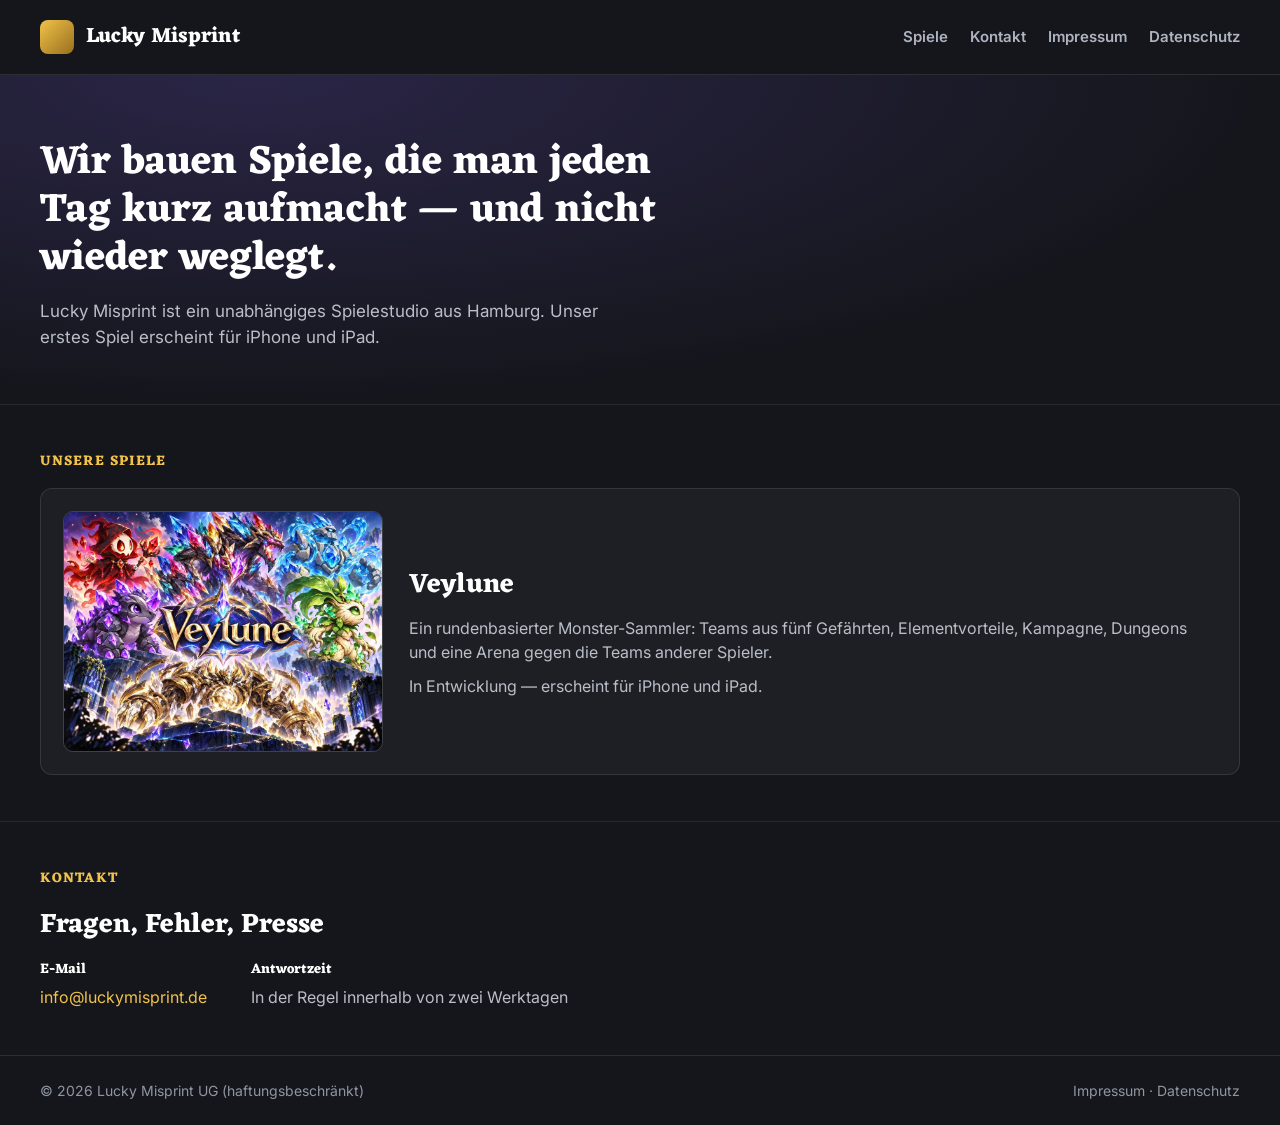
<file: index.html>
<!doctype html>
<html lang="de">
<head>
<meta charset="utf-8">
<meta name="viewport" content="width=device-width, initial-scale=1">
<title>Lucky Misprint — Spielestudio aus Hamburg</title>
<meta name="description" content="Lucky Misprint UG (haftungsbeschränkt) ist ein unabhängiges Spielestudio aus Hamburg. Unser erstes Spiel Veylune erscheint für iPhone und iPad.">
<link rel="stylesheet" href="stil.css">
</head>
<body>

<header class="kopf">
  <a class="marke" href="index.html"><span class="logo"></span><span class="firma">Lucky Misprint</span></a>
  <nav class="nav">
    <a href="#spiele">Spiele</a>
    <a href="#kontakt">Kontakt</a>
    <a href="impressum.html">Impressum</a>
    <a href="datenschutz.html">Datenschutz</a>
  </nav>
</header>

<section class="held">
  <h1>Wir bauen Spiele, die man jeden Tag kurz aufmacht — und nicht wieder weglegt.</h1>
  <p>Lucky Misprint ist ein unabhängiges Spielestudio aus Hamburg. Unser erstes Spiel erscheint für iPhone und iPad.</p>
</section>

<section class="abschnitt" id="spiele">
  <div class="ueber">Unsere Spiele</div>
  <article class="spiel">
    <img class="spielbild" src="veylune-keyart.jpg" alt="Veylune — Schlüsselgrafik mit vier Monstern und dem Schriftzug Veylune">
    <div class="spieltext">
      <h2>Veylune</h2>
      <p>Ein rundenbasierter Monster-Sammler: Teams aus fünf Gefährten, Elementvorteile, Kampagne, Dungeons und eine Arena gegen die Teams anderer Spieler.</p>
      <p class="status">In Entwicklung — erscheint für iPhone und iPad.</p>
    </div>
  </article>
</section>

<section class="abschnitt" id="kontakt">
  <div class="ueber">Kontakt</div>
  <h2>Fragen, Fehler, Presse</h2>
  <div class="kontakt">
    <div><b>E-Mail</b><a href="mailto:info@luckymisprint.de">info@luckymisprint.de</a></div>
    <div><b>Antwortzeit</b>In der Regel innerhalb von zwei Werktagen</div>
  </div>
</section>

<footer class="fuss">
  <span>© 2026 Lucky Misprint UG (haftungsbeschränkt)</span>
  <span class="rechts"><a href="impressum.html">Impressum</a> · <a href="datenschutz.html">Datenschutz</a></span>
</footer>

</body>
</html>
</file>
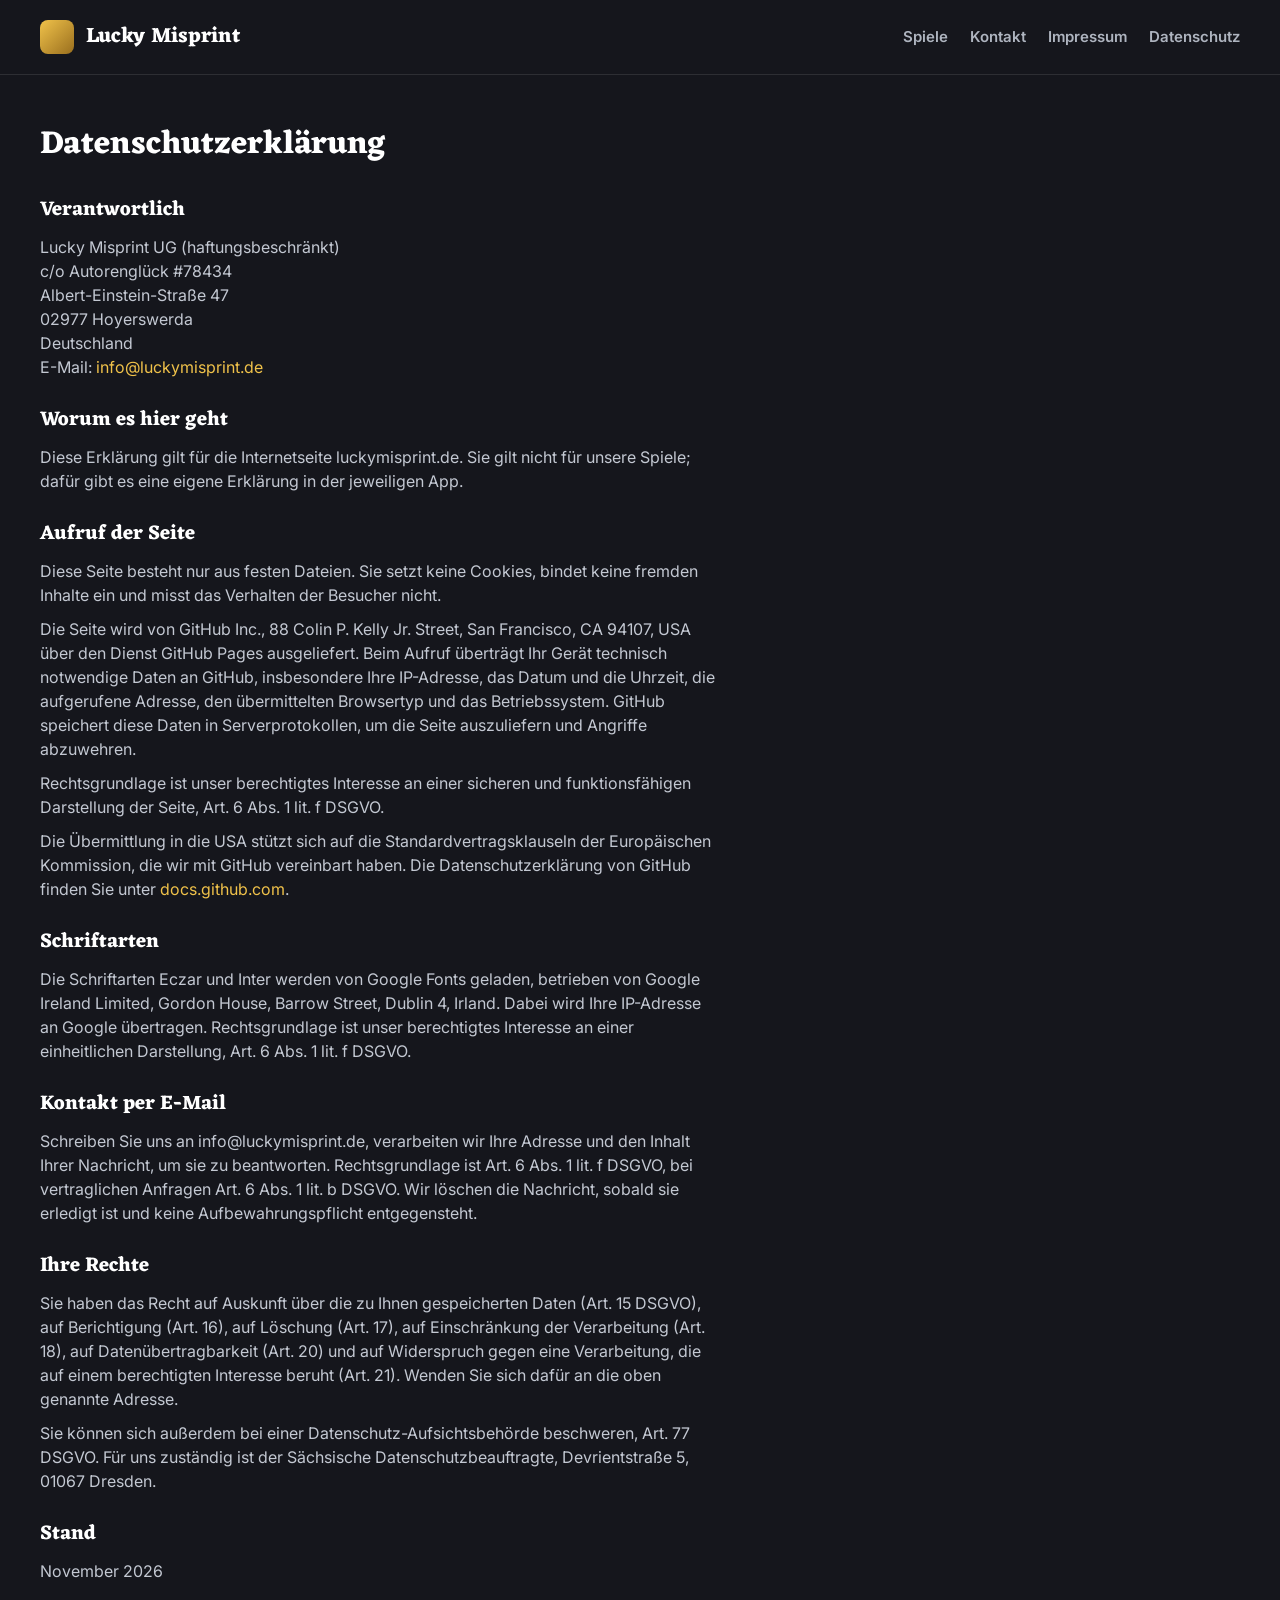
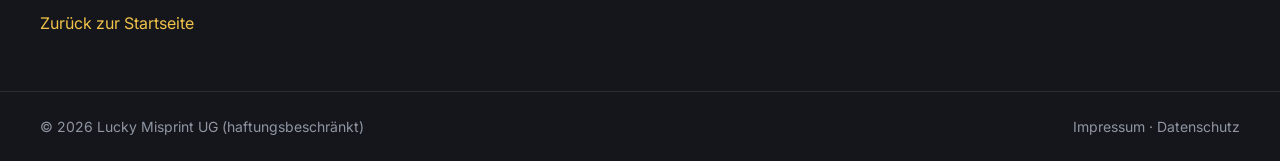
<file: datenschutz.html>
<!doctype html>
<html lang="de">
<head>
<meta charset="utf-8">
<meta name="viewport" content="width=device-width, initial-scale=1">
<title>Datenschutzerklärung — Lucky Misprint UG (haftungsbeschränkt)</title>
<meta name="robots" content="noindex">
<link rel="stylesheet" href="stil.css">
</head>
<body>

<header class="kopf">
  <a class="marke" href="index.html"><span class="logo"></span><span class="firma">Lucky Misprint</span></a>
  <nav class="nav">
    <a href="index.html#spiele">Spiele</a>
    <a href="index.html#kontakt">Kontakt</a>
    <a href="impressum.html">Impressum</a>
    <a href="datenschutz.html">Datenschutz</a>
  </nav>
</header>

<main class="inhalt">
  <h1>Datenschutzerklärung</h1>

  <h2>Verantwortlich</h2>
  <p>
    Lucky Misprint UG (haftungsbeschränkt)<br>
    c/o Autorenglück #78434<br>
    Albert-Einstein-Straße 47<br>
    02977 Hoyerswerda<br>
    Deutschland<br>
    E-Mail: <a href="mailto:info@luckymisprint.de">info@luckymisprint.de</a>
  </p>

  <h2>Worum es hier geht</h2>
  <p>
    Diese Erklärung gilt für die Internetseite luckymisprint.de. Sie gilt nicht für
    unsere Spiele; dafür gibt es eine eigene Erklärung in der jeweiligen App.
  </p>

  <h2>Aufruf der Seite</h2>
  <p>
    Diese Seite besteht nur aus festen Dateien. Sie setzt keine Cookies, bindet keine
    fremden Inhalte ein und misst das Verhalten der Besucher nicht.
  </p>
  <p>
    Die Seite wird von GitHub Inc., 88 Colin P. Kelly Jr. Street, San Francisco,
    CA 94107, USA über den Dienst GitHub Pages ausgeliefert. Beim Aufruf überträgt
    Ihr Gerät technisch notwendige Daten an GitHub, insbesondere Ihre IP-Adresse, das
    Datum und die Uhrzeit, die aufgerufene Adresse, den übermittelten Browsertyp und
    das Betriebssystem. GitHub speichert diese Daten in Serverprotokollen, um die
    Seite auszuliefern und Angriffe abzuwehren.
  </p>
  <p>
    Rechtsgrundlage ist unser berechtigtes Interesse an einer sicheren und
    funktionsfähigen Darstellung der Seite, Art. 6 Abs. 1 lit. f DSGVO.
  </p>
  <p>
    Die Übermittlung in die USA stützt sich auf die Standardvertragsklauseln der
    Europäischen Kommission, die wir mit GitHub vereinbart haben. Die
    Datenschutzerklärung von GitHub finden Sie unter
    <a href="https://docs.github.com/site-policy/privacy-policies/github-privacy-statement">docs.github.com</a>.
  </p>

  <h2>Schriftarten</h2>
  <p>
    Die Schriftarten Eczar und Inter werden von Google Fonts geladen, betrieben von
    Google Ireland Limited, Gordon House, Barrow Street, Dublin 4, Irland. Dabei wird
    Ihre IP-Adresse an Google übertragen. Rechtsgrundlage ist unser berechtigtes
    Interesse an einer einheitlichen Darstellung, Art. 6 Abs. 1 lit. f DSGVO.
  </p>

  <h2>Kontakt per E-Mail</h2>
  <p>
    Schreiben Sie uns an info@luckymisprint.de, verarbeiten wir Ihre Adresse und den
    Inhalt Ihrer Nachricht, um sie zu beantworten. Rechtsgrundlage ist Art. 6 Abs. 1
    lit. f DSGVO, bei vertraglichen Anfragen Art. 6 Abs. 1 lit. b DSGVO. Wir löschen
    die Nachricht, sobald sie erledigt ist und keine Aufbewahrungspflicht entgegensteht.
  </p>

  <h2>Ihre Rechte</h2>
  <p>
    Sie haben das Recht auf Auskunft über die zu Ihnen gespeicherten Daten
    (Art. 15 DSGVO), auf Berichtigung (Art. 16), auf Löschung (Art. 17), auf
    Einschränkung der Verarbeitung (Art. 18), auf Datenübertragbarkeit (Art. 20) und
    auf Widerspruch gegen eine Verarbeitung, die auf einem berechtigten Interesse
    beruht (Art. 21). Wenden Sie sich dafür an die oben genannte Adresse.
  </p>
  <p>
    Sie können sich außerdem bei einer Datenschutz-Aufsichtsbehörde beschweren,
    Art. 77 DSGVO. Für uns zuständig ist der Sächsische Datenschutzbeauftragte,
    Devrientstraße 5, 01067 Dresden.
  </p>

  <h2>Stand</h2>
  <p>November 2026</p>

  <p style="margin-top:28px"><a href="index.html">Zurück zur Startseite</a></p>
</main>

<footer class="fuss">
  <span>© 2026 Lucky Misprint UG (haftungsbeschränkt)</span>
  <span class="rechts"><a href="impressum.html">Impressum</a> · <a href="datenschutz.html">Datenschutz</a></span>
</footer>

</body>
</html>
</file>
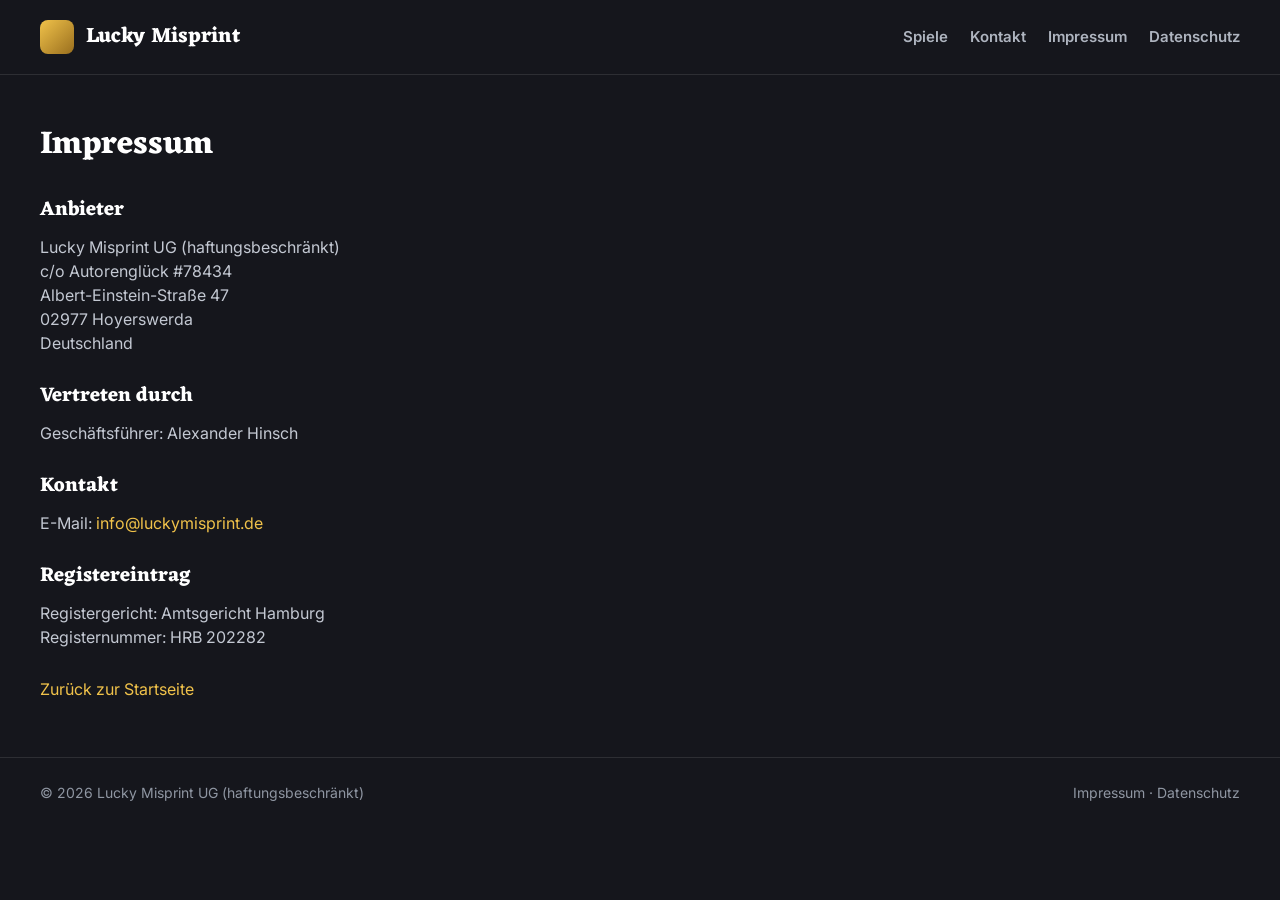
<file: impressum.html>
<!doctype html>
<html lang="de">
<head>
<meta charset="utf-8">
<meta name="viewport" content="width=device-width, initial-scale=1">
<title>Impressum — Lucky Misprint UG (haftungsbeschränkt)</title>
<meta name="robots" content="noindex">
<link rel="stylesheet" href="stil.css">
</head>
<body>

<header class="kopf">
  <a class="marke" href="index.html"><span class="logo"></span><span class="firma">Lucky Misprint</span></a>
  <nav class="nav">
    <a href="index.html#spiele">Spiele</a>
    <a href="index.html#kontakt">Kontakt</a>
    <a href="impressum.html">Impressum</a>
    <a href="datenschutz.html">Datenschutz</a>
  </nav>
</header>

<main class="inhalt">
  <h1>Impressum</h1>

  <h2>Anbieter</h2>
  <p>
    Lucky Misprint UG (haftungsbeschränkt)<br>
    c/o Autorenglück #78434<br>
    Albert-Einstein-Straße 47<br>
    02977 Hoyerswerda<br>
    Deutschland
  </p>

  <h2>Vertreten durch</h2>
  <p>Geschäftsführer: Alexander Hinsch</p>

  <h2>Kontakt</h2>
  <p>E-Mail: <a href="mailto:info@luckymisprint.de">info@luckymisprint.de</a></p>

  <h2>Registereintrag</h2>
  <p>
    Registergericht: Amtsgericht Hamburg<br>
    Registernummer: HRB 202282
  </p>

  <p style="margin-top:28px"><a href="index.html">Zurück zur Startseite</a></p>
</main>

<footer class="fuss">
  <span>© 2026 Lucky Misprint UG (haftungsbeschränkt)</span>
  <span class="rechts"><a href="impressum.html">Impressum</a> · <a href="datenschutz.html">Datenschutz</a></span>
</footer>

</body>
</html>
</file>
<file: stil.css>
@import url('https://fonts.googleapis.com/css2?family=Eczar:wght@600;700&family=Inter:wght@400;500;600;700&display=swap');

*{box-sizing:border-box;margin:0;padding:0}
body{background:#15161c;color:#e8e8ee;font-family:Inter,system-ui,sans-serif;line-height:1.5}
a{color:inherit}

.kopf{display:flex;align-items:center;gap:14px;padding:20px 40px;border-bottom:1px solid rgba(255,255,255,.1);flex-wrap:wrap}
.marke{display:flex;align-items:center;gap:12px;text-decoration:none}
.logo{width:34px;height:34px;border-radius:8px;background:linear-gradient(135deg,#f0c24a,#9a6f1e);flex:none}
.firma{font-family:Eczar,serif;font-size:21px;font-weight:700;color:#fff}
.nav{margin-left:auto;display:flex;gap:22px;font-size:15px;font-weight:600}
.nav a{color:#aeb4bf;text-decoration:none}
.nav a:hover{color:#f0c24a}

.held{padding:64px 40px 54px;background:radial-gradient(ellipse at 20% 0%,#2a2546,#15161c 70%)}
.held h1{font-family:Eczar,serif;font-size:40px;font-weight:700;color:#fff;line-height:1.2;max-width:640px}
.held p{font-size:17px;color:#b9bec8;margin-top:16px;max-width:580px}

.abschnitt{padding:46px 40px;border-top:1px solid rgba(255,255,255,.08)}
.ueber{font-family:Eczar,serif;font-size:14px;color:#f0c24a;font-weight:700;letter-spacing:.08em;text-transform:uppercase;margin-bottom:16px}
h2{font-family:Eczar,serif;font-size:27px;color:#fff;font-weight:700;margin-bottom:14px}

.spiel{display:flex;gap:26px;align-items:center;background:rgba(255,255,255,.04);border:1px solid rgba(255,255,255,.1);border-radius:12px;padding:22px;flex-wrap:wrap}
.spielbild{width:320px;border-radius:10px;border:1px solid rgba(255,255,255,.15);display:block;height:auto;flex:none}
.spieltext{flex:1;min-width:260px}
.spieltext h2{margin-bottom:10px}
.spieltext p{font-size:16px;color:#b9bec8}
.status{color:#8f96a2;font-size:15px;margin-top:10px}

.kontakt{display:flex;gap:44px;flex-wrap:wrap}
.kontakt div{font-size:16px;color:#b9bec8}
.kontakt b{display:block;color:#fff;font-size:14px;margin-bottom:5px;font-family:Eczar,serif}
.kontakt a{color:#f0c24a;text-decoration:none}

.inhalt{padding:46px 40px;max-width:760px}
.inhalt h1{font-family:Eczar,serif;font-size:32px;color:#fff;margin-bottom:22px}
.inhalt h2{font-size:20px;margin:26px 0 10px}
.inhalt p{font-size:16px;color:#c3c8d2;margin-bottom:10px}
.inhalt .platzhalter{color:#f0c24a;font-weight:600}
.inhalt a{color:#f0c24a;text-decoration:none}

.fuss{padding:24px 40px;border-top:1px solid rgba(255,255,255,.1);display:flex;gap:24px;font-size:14px;color:#8f96a2;flex-wrap:wrap}
.fuss .rechts{margin-left:auto}
.fuss a{text-decoration:none}

@media (max-width:700px){
  .held h1{font-size:29px}
  .kopf,.held,.abschnitt,.inhalt,.fuss{padding-left:20px;padding-right:20px}
  .spielbild{width:100%}
  .nav{width:100%;margin-left:0;margin-top:10px;gap:16px}
}
</file>
